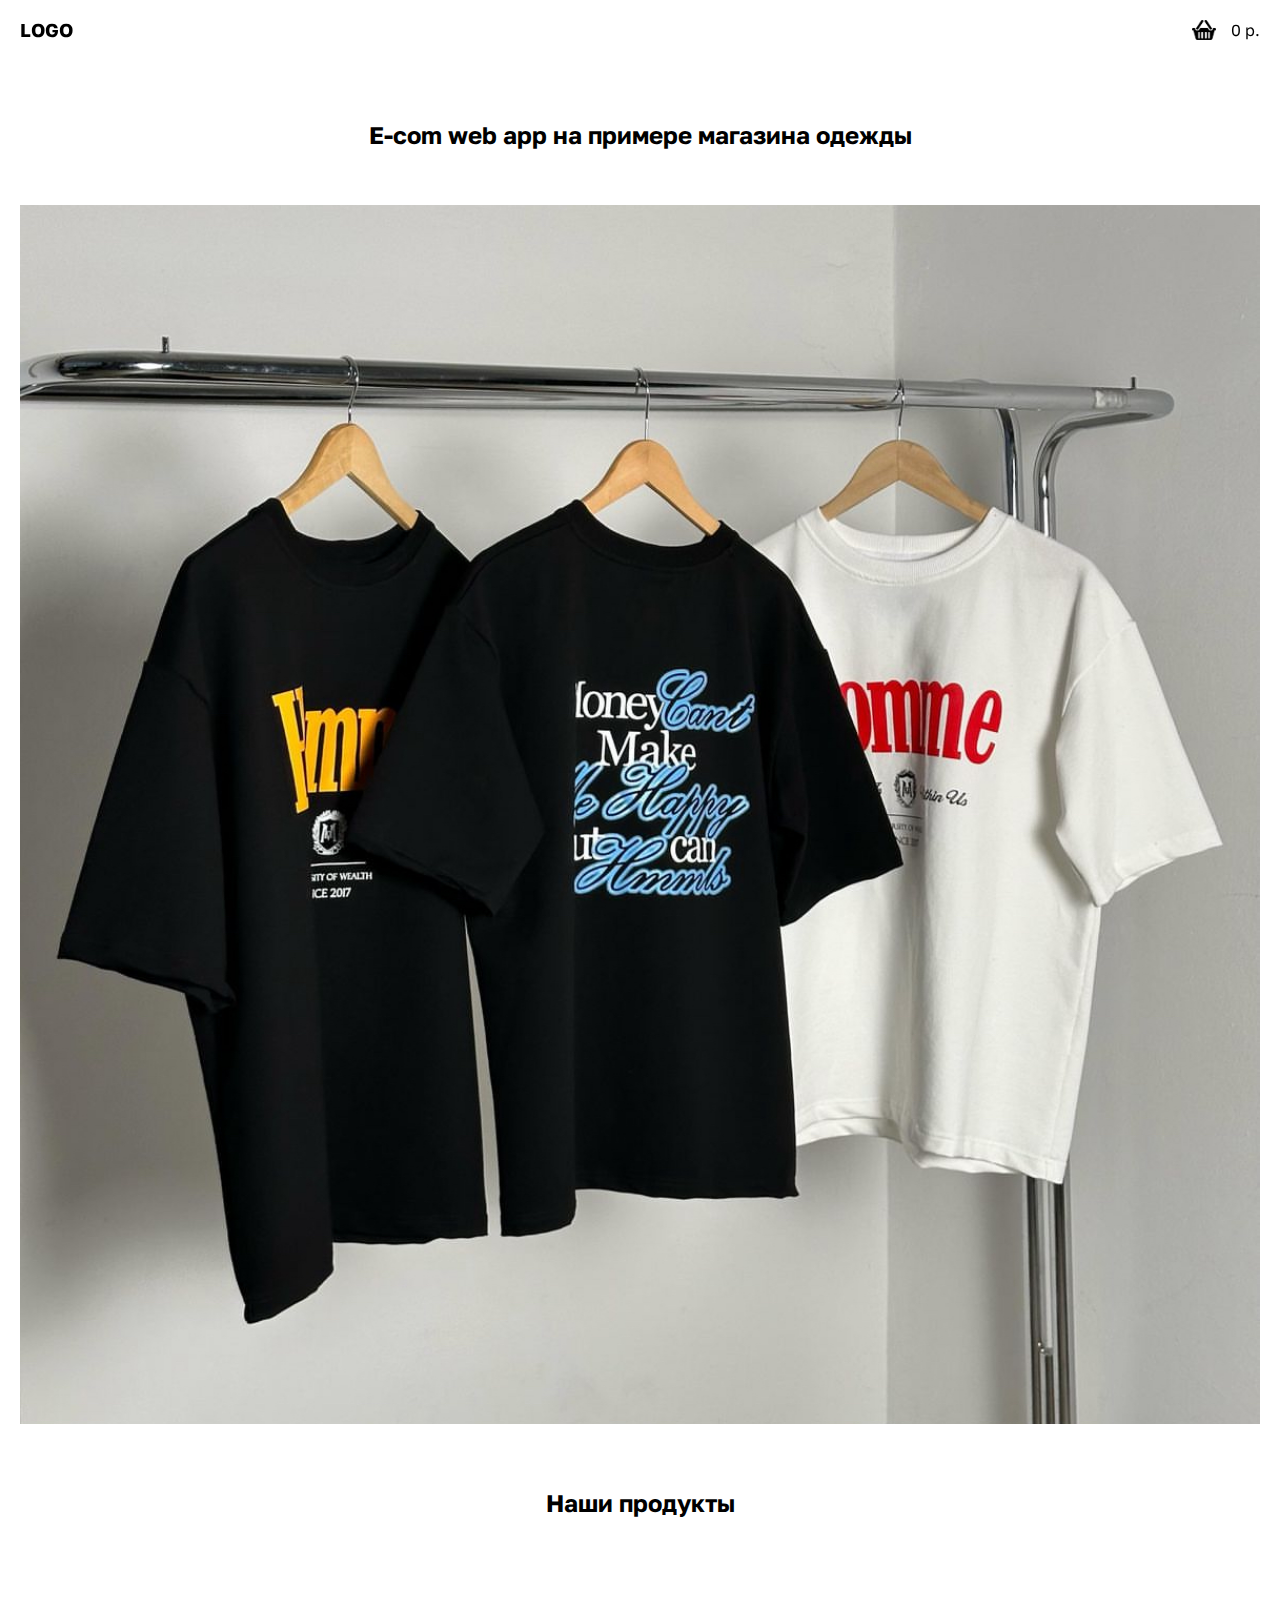
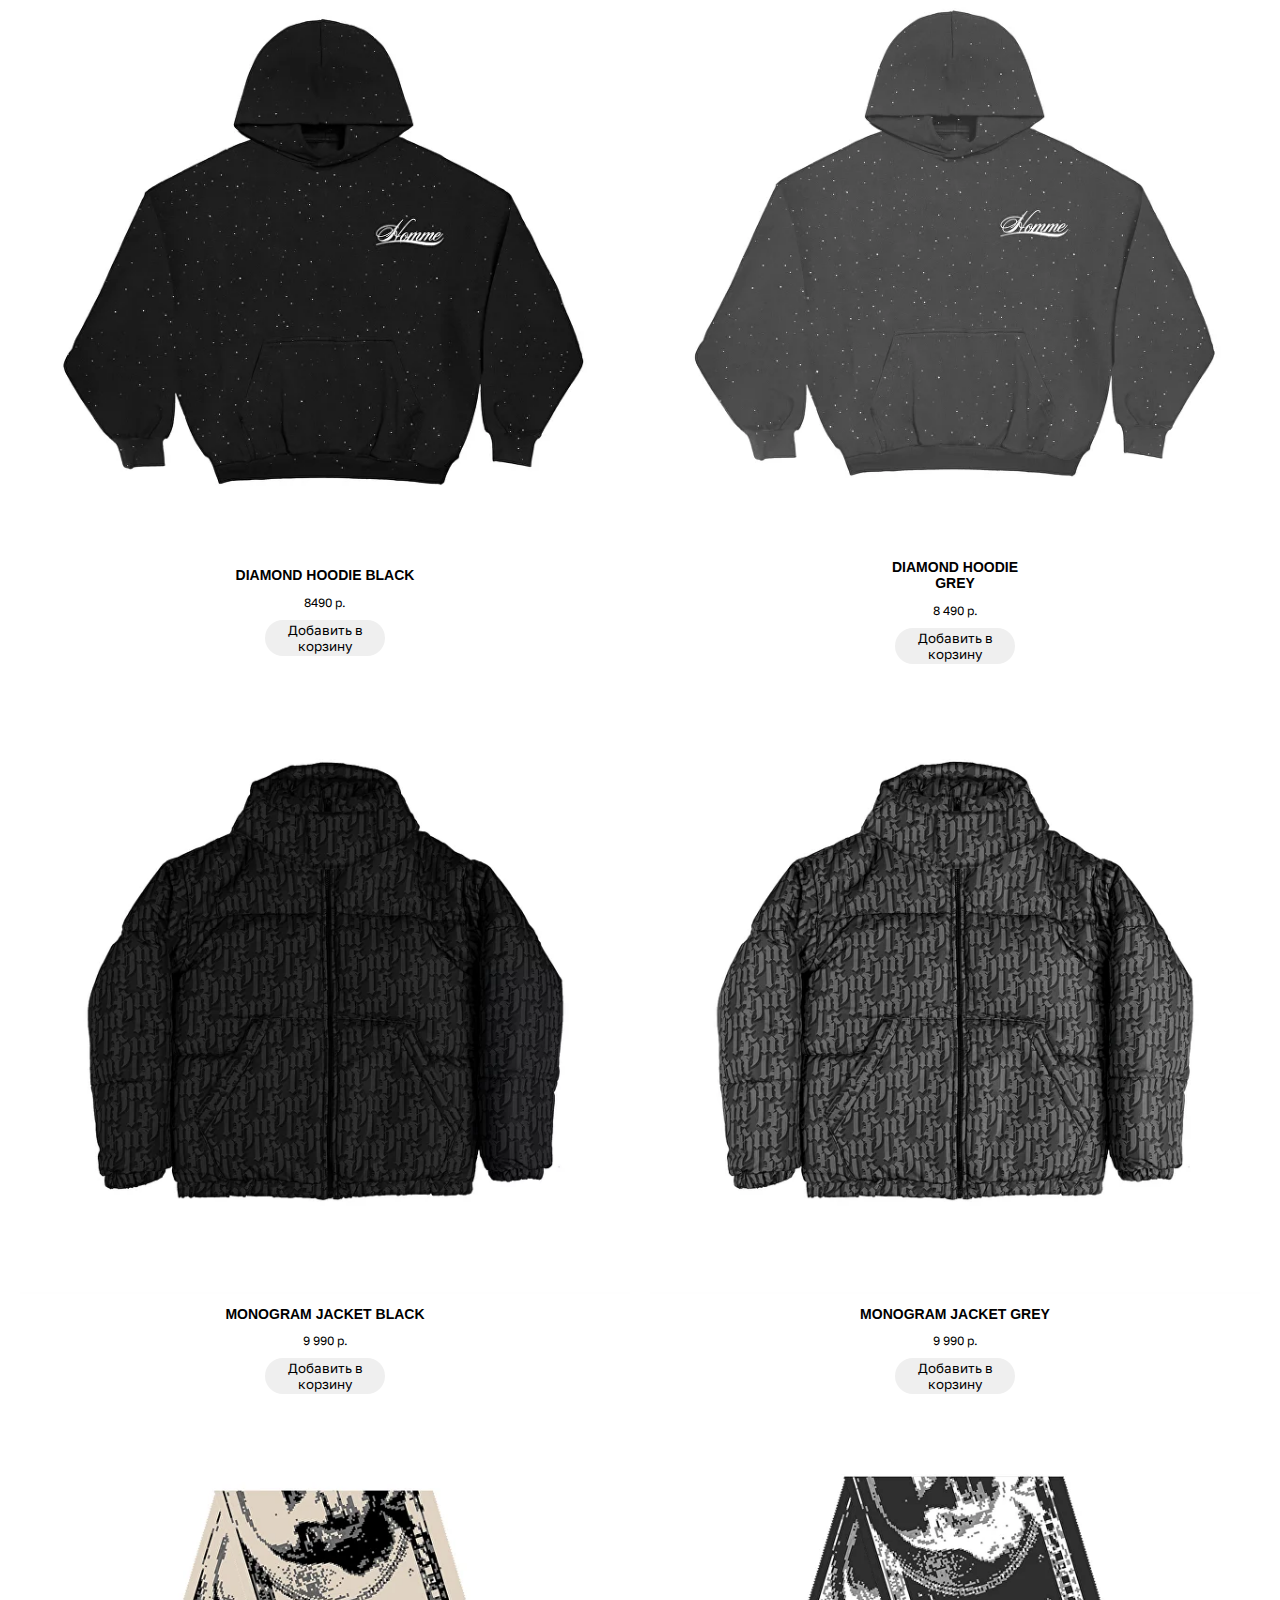
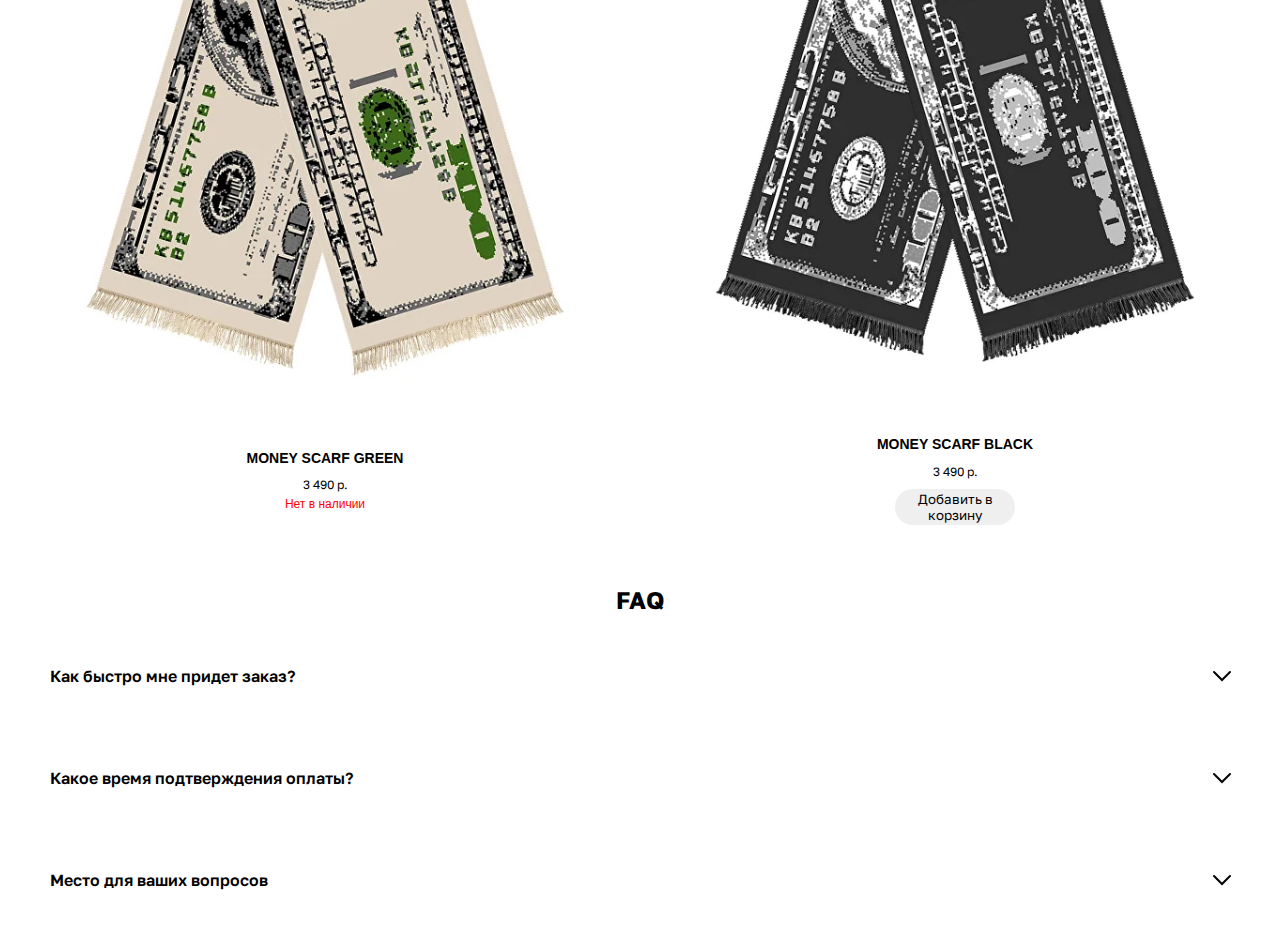
<file: index.html>
<!DOCTYPE html>
<html lang="en">
<head>
    <meta charset="UTF-8">
    <meta name="viewport" content="width=device-width, initial-scale=1.0">
    <title>Document</title>
    <link href="https://cdn.sellix.io/static/css/embed.css" rel="stylesheet"./>
    <link rel="stylesheet" href="style.css">
    <link rel="stylesheet" href="header.css">
    <link rel="preconnect" href="https://fonts.googleapis.com">
    <link rel="preconnect" href="https://fonts.gstatic.com" crossorigin>
    <link href="https://fonts.googleapis.com/css2?family=Golos+Text:wght@400..900&display=swap" rel="stylesheet">
</head>
<body>
    <div class="header">
        <h3 class="header__logo">LOGO</h3>
        <div class="header__cart">
            <img class="header__cart__img" src="./img/shopping-cart.png" alt="">
            <p3 class="header_cart_price" id="totalPrice"></p3>
            <a class="header__cart__link" href="./cart.html"></a>
        </div>
    </div>

    <div id="cart" class="cart" style="display: none;">
        <h2>Корзина</h2>
        <ul id="cartItems"></ul>
    </div>

    <div class="container"> 
        <h1> E-com web app на примере магазина одежды</h1>
        <img class="main__img" src="./img/main-img.jpg" alt="">
        <h1>Наши продукты</h1>
        <div class="product__container">
            <div class="box">
                <a href="./hoodie-black.html"> 
                    <img class="product__img" src="./img/hoodie-black.jpg" alt="">
                </a>
                <h2>DIAMOND HOODIE BLACK</h2>
                <p>8490 р.</p>
                <button class="purchase__btn" data-sellix-cart-add="66ffe834cf59f" onclick="addToCart('DIAMOND HOODIE BLACK', 8490, './img/hoodie-black.jpg', '66ffe834cf59f')">Добавить в корзину</button>
            </div>
            <div class="box">
                <a href="./hoodie-grey.html">
                    <img class="product__img" src="./img/hoodie-grey.jpg" alt="">
                </a>
                <h2>DIAMOND HOODIE<br>GREY</h2>
                <p>8 490 р.</p>
                <button class="purchase__btn" data-sellix-cart-add="66ffe8ceb6202" onclick="addToCart('DIAMOND HOODIE GREY', 8490, './img/hoodie-grey.jpg', '66ffe8ceb6202')">Добавить в корзину</button>
            </div>
            <div class="box">
                <a href="jacket-black.html">
                    <img class="product__img" src="./img/jacket-black.png" alt="">
                </a>
                <h2>MONOGRAM JACKET BLACK</h2>
                <p>9 990 р.</p>
                <button class="purchase__btn" data-sellix-cart-add="66ffe9272bad5" onclick="addToCart('MONOGRAM JACKET BLACK', 9900, './img/jacket-black.png', '66ffe9272bad5')">Добавить в корзину</button>
            </div>
            <div class="box">
                <a href="jacket-grey.html">
                    <img class="product__img" src="./img/jacket-grey.png" alt="">
                </a>
                <h2>MONOGRAM JACKET GREY</h2>
                <p>9 990 р.</p>
                <button class="purchase__btn" data-sellix-cart-add="66ffe9a97c429" onclick="addToCart('MONOGRAM JACKET GREY', 9900, './img/jacket-grey.png', '66ffe9a97c429')">Добавить в корзину</button>
            </div>
            <div class="box">
                <a href="scarf-green.html">
                    <img class="product__img" src="./img/scarf-green.jpg" alt="">
                </a>
                <h2>MONEY SCARF GREEN</h2>
                <p>3 490 р.</p>
                <p2>Нет в наличии</p2>
            </div>
            <div class="box">
                <a href="scarf-black.html">
                    <img class="product__img" src="./img/scarf-black.jpg" alt="">
                </a>
                <h2>MONEY SCARF BLACK</h2>
                <p>3 490 р.</p>
                <button class="purchase__btn" data-sellix-cart-add="66ffeab3811c2" onclick="addToCart('MONEY SCARF BLACK', 3490, './img/scarf-black.jpg', '66ffeab3811c2')">Добавить в корзину</button>
            </div>
        </div>
        <h1>FAQ</h1>
        <ul class="toggle-list" id="toggleList">
            <li class="toggle-list__item">
                <h3 class="toggle-list__heading--title">Как быстро мне придет заказ?</h3>
                <img class="toggle-list__heading--img" src="./img/arrow.svg" alt="#">
                <p class="toggle-list__content">Скорость обработки заказа зависит от выбранного продукта<br><br>
                Если вы выбрали цифровой продукт или ключ активации, он придет вам на почту в течение минуты после оплаты заказа<br><br>
                Если вы выбрали физический товар с доставкой, наш менеджер свяжется с вами в течение 1 рабочего дня и озвучит сроки доставки</p>
            </li>
            <li class="toggle-list__item">
                <h3 class="toggle-list__heading--title">Какое время подтверждения оплаты?</h3>
                <img class="toggle-list__heading--img" src="./img/arrow.svg" alt="#">
                <p class="toggle-list__content">Оплата подтверждается автоматически, вы будете уведомлены об обновлении статуса операции<br><br>
                Время подтверждения зависит от выбранной вами сети. Ниже указано среднее время операций в зависимости от сети<br><br>
                Tron (TRC-20) : 1-3 минуты<br>
                Ethereum (ERC-20) : 5-7 минут<br>
                Binance (BEP-20) : 3-4 минуты<br>
                Matic : 2-10 минут</p>
            </li>
            <li class="toggle-list__item">
                <h3 class="toggle-list__heading--title">Место для ваших вопросов</h3>
                <img class="toggle-list__heading--img" src="./img/arrow.svg" alt="#">
                <p class="toggle-list__content">Здесь можно добавить любые другие вопросы и ответы на них.</p>
            </li>
        </ul>
    </div>

    <script src="./scripts/shopping-cart.js"></script>
    <script src="./scripts/toggle-list.js"></script>
    <script src="https://cdn.sellix.io/static/js/embed.js"></script>
</body>
</html>
</file>
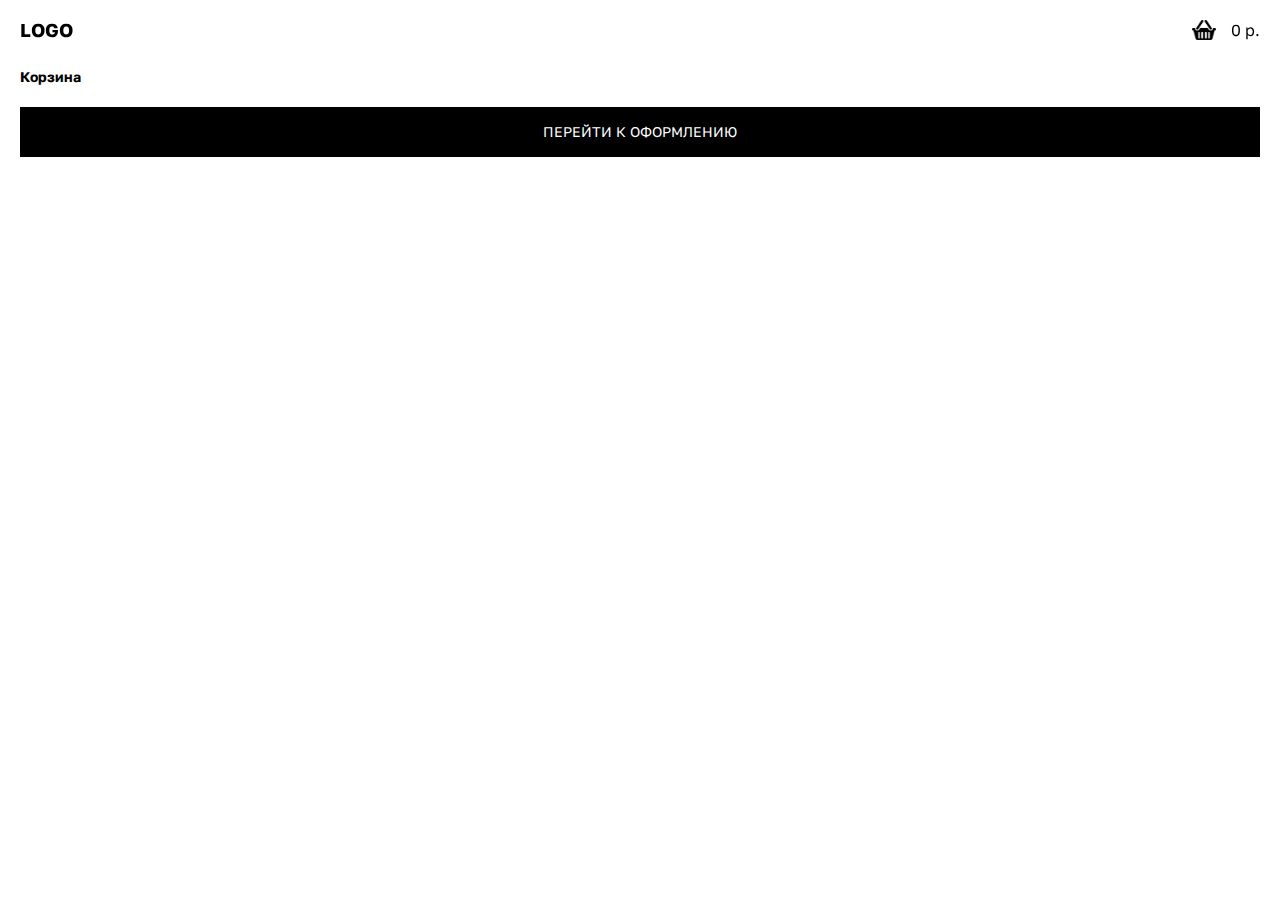
<file: cart.html>
<!DOCTYPE html>
<html lang="en">
<head>
    <meta charset="UTF-8">
    <meta name="viewport" content="width=device-width, initial-scale=1.0">
    <title>Document</title>
    <link href="https://cdn.sellix.io/static/css/embed.css" rel="stylesheet"./>
    <link rel="stylesheet" href="style.css">
    <link rel="stylesheet" href="header.css">
    <link rel="preconnect" href="https://fonts.googleapis.com">
    <link rel="preconnect" href="https://fonts.gstatic.com" crossorigin>
    <link href="https://fonts.googleapis.com/css2?family=Golos+Text:wght@400..900&display=swap" rel="stylesheet">
</head>
<body>
    <div class="header">
        <a class="header__link" href="./index.html"><h3 class="header__logo">LOGO</h3></a>
        <div class="header__cart">
            <img class="header__cart__img" src="./img/shopping-cart.png" alt="">
            <p3 class="header_cart_price" id="totalPrice"></p3>
        </div>
    </div>

    <div class="container">
        <div id="cart" class="cart">
            <h2>Корзина</h2>
            <ul class="list" id="cartItems">

            </ul>
            <p id="totalPrice"></p>
        </div>
        <button class="btn__cart" data-sellix-cart="PRODUCT_UNIQID:QUANTITY,PRODUCT_UNIQID" onclick="handleCheckout()">Перейти к оформлению</button>
    </div>

    <script src="./scripts/shopping-cart.js"></script>
    <script src="./scripts/toggle-list.js"></script>
    <script src="https://cdn.sellix.io/static/js/embed.js"></script>
</body>
</html>
</file>
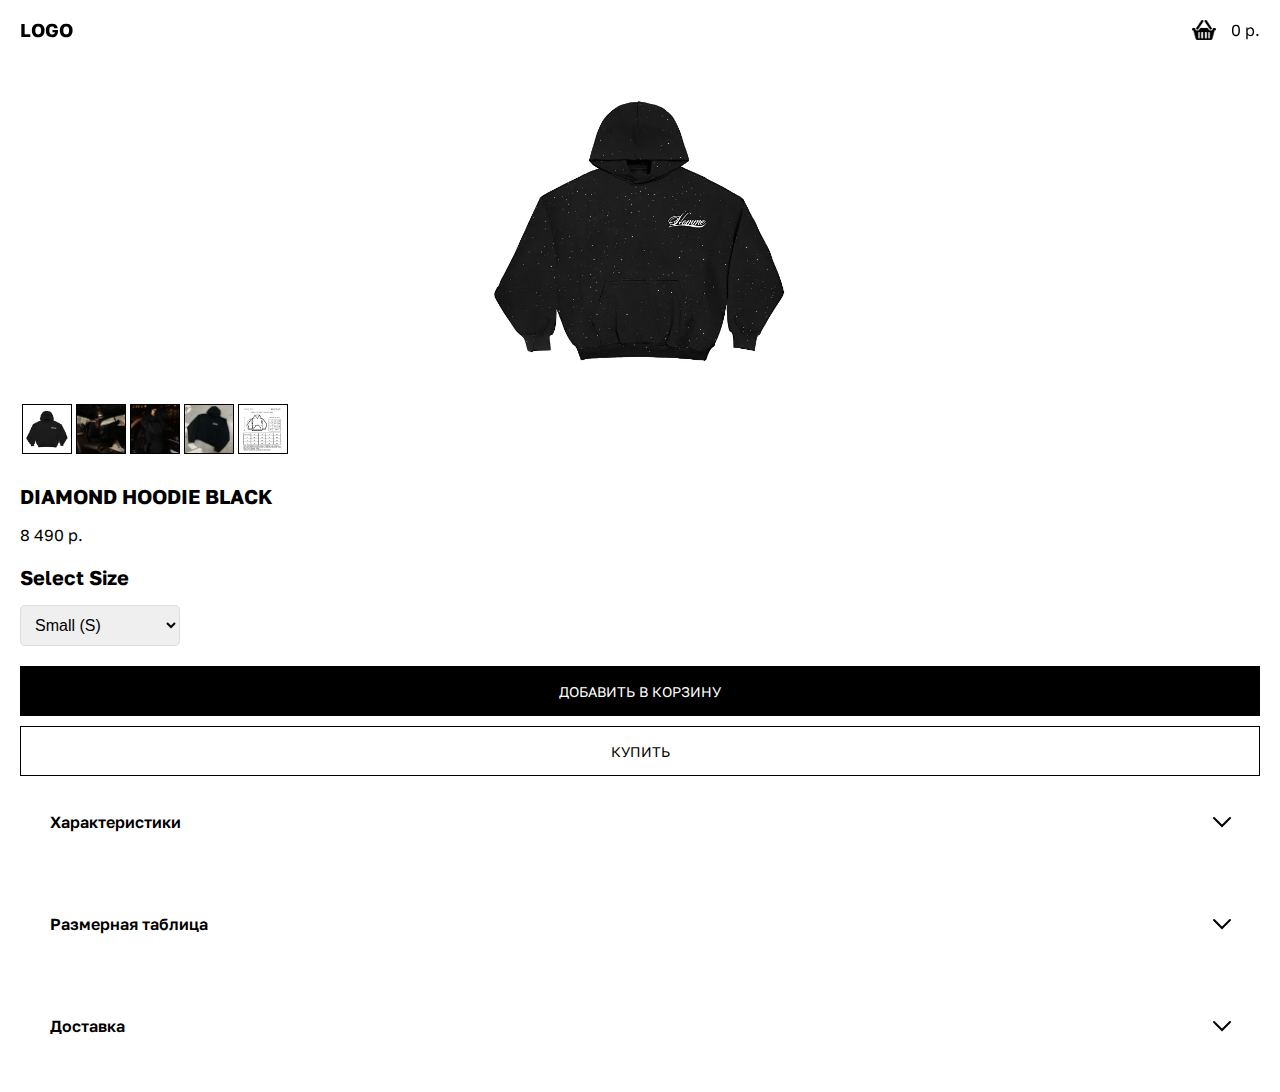
<file: hoodie-black.html>
<!DOCTYPE html>
<html lang="en">
<head>
    <meta charset="UTF-8">
    <meta name="viewport" content="width=device-width, initial-scale=1.0">
    <link href="https://cdn.sellix.io/static/css/embed.css" rel="stylesheet"./>
    <title>Document</title>
    <link rel="stylesheet" href="product.css">
    <link rel="stylesheet" href="header.css">
    <link rel="preconnect" href="https://fonts.googleapis.com">
    <link rel="preconnect" href="https://fonts.gstatic.com" crossorigin>
    <link href="https://fonts.googleapis.com/css2?family=Golos+Text:wght@400..900&display=swap" rel="stylesheet">
</head>
<body>
    <div class="header">
        <a class="header__link" href="./index.html"><h3 class="header__logo">LOGO</h3></a>
        <div class="header__cart">
            <img class="header__cart__img" src="./img/shopping-cart.png" alt="">
            <p3 class="header_cart_price" id="totalPrice"></p3>
            <a class="header__cart__link" href="./cart.html"></a>
        </div>
    </div>

    <div id="cart" class="cart" style="display: none;">
        <h2>Корзина</h2>
        <ul id="cartItems"></ul>
    </div>

    <div class="container">
        <div class="carousel">
            <img id="mainImage" src="./img/hoodie-black.jpg" alt="Carousel Image" class="carousel-image">
        </div>
    
        <div class="thumbnails">
            <img src="./img/hoodie-black.jpg" alt="Thumbnail 1" onclick="changeImage('/img/hoodie-black.jpg')">
            <img src="./img/hoodie-carousel-2.jpg" alt="Thumbnail 2" onclick="changeImage('/img/hoodie-carousel-2.jpg')">
            <img src="./img/hoodie-carousel-3.jpg" alt="Thumbnail 3" onclick="changeImage('/img/hoodie-carousel-3.jpg')">
            <img src="./img/hoodie-carousel-4.jpg" alt="Thumbnail 2" onclick="changeImage('/img/hoodie-carousel-4.jpg')">
            <img src="./img/hoodie-sizes.jpg" alt="Thumbnail 3" onclick="changeImage('/img/hoodie-sizes.jpg')">
        </div>
    
        <h2>DIAMOND HOODIE BLACK</h2>
        <p>8 490 р.</p>
    
        <div class="product"></div>
            <h2>Select Size</h2>
            <select id="sizeSelector" onchange="updateSize()">
                <option value="S">Small (S)</option>
                <option value="M">Medium (M)</option>
                <option value="L">Large (L)</option>
                <option value="XL">Extra Large (XL)</option>
            </select>
            
        <p id="selectedSize">   </p> <!-- текст вставляется из js -->
        
        <button class="btn purchase-cart__btn" data-sellix-cart-add="66ffe834cf59f" onclick="addToCart('DIAMOND HOODIE BLACK', 8490, './img/hoodie-black.jpg', '66ffe834cf59f')">Добавить в корзину</button>
        <button class="btn purchase__btn" data-sellix-product="66ffe834cf59f" type="submit">КУПИТЬ</button>
    
        <ul class="toggle-list" id="toggleList">
            <li class="toggle-list__item">
                <h3 class="toggle-list__heading--title">Характеристики</h3>
                <img class="toggle-list__heading--img" src="./img/arrow.svg" alt="#">
                <p class="toggle-list__content">
                    • unisex<br>
                    • 4000+ стойких страз<br>
                    • уникальный силуэт oversize hmmls<br>
                    • логотип выполнен шелкографией<br>
                    • худи выполнен из плотного футера<br><br>
                    
                    Состав: 100% хлопок<br>
                    Плотность: 340 гр/м</p>
            </li>
            <li class="toggle-list__item">
                <h3 class="toggle-list__heading--title">Размерная таблица</h3>
                <img class="toggle-list__heading--img" src="./img/arrow.svg" alt="#">
                <p class="toggle-list__content">
                    <img class="size__table" src="./img/hoodie-sizes.jpg" alt="">
                </p>
            </li>
            <li class="toggle-list__item">
                <h3 class="toggle-list__heading--title">Доставка</h3>
                <img class="toggle-list__heading--img" src="./img/arrow.svg" alt="#">
                <p class="toggle-list__content">Доставка в течение 15-20 рабочих дней</p>
            </li>
        </ul>
    </div>

    <script src="./scripts/shopping-cart.js"></script>
    <script src="./scripts/carousel.js"> </script>
    <script src="./scripts/size-selector.js"></script>
    <script src="https://cdn.sellix.io/static/js/embed.js"></script>
    <script src="./scripts/toggle-list.js"></script>
</body>
</html>
</file>
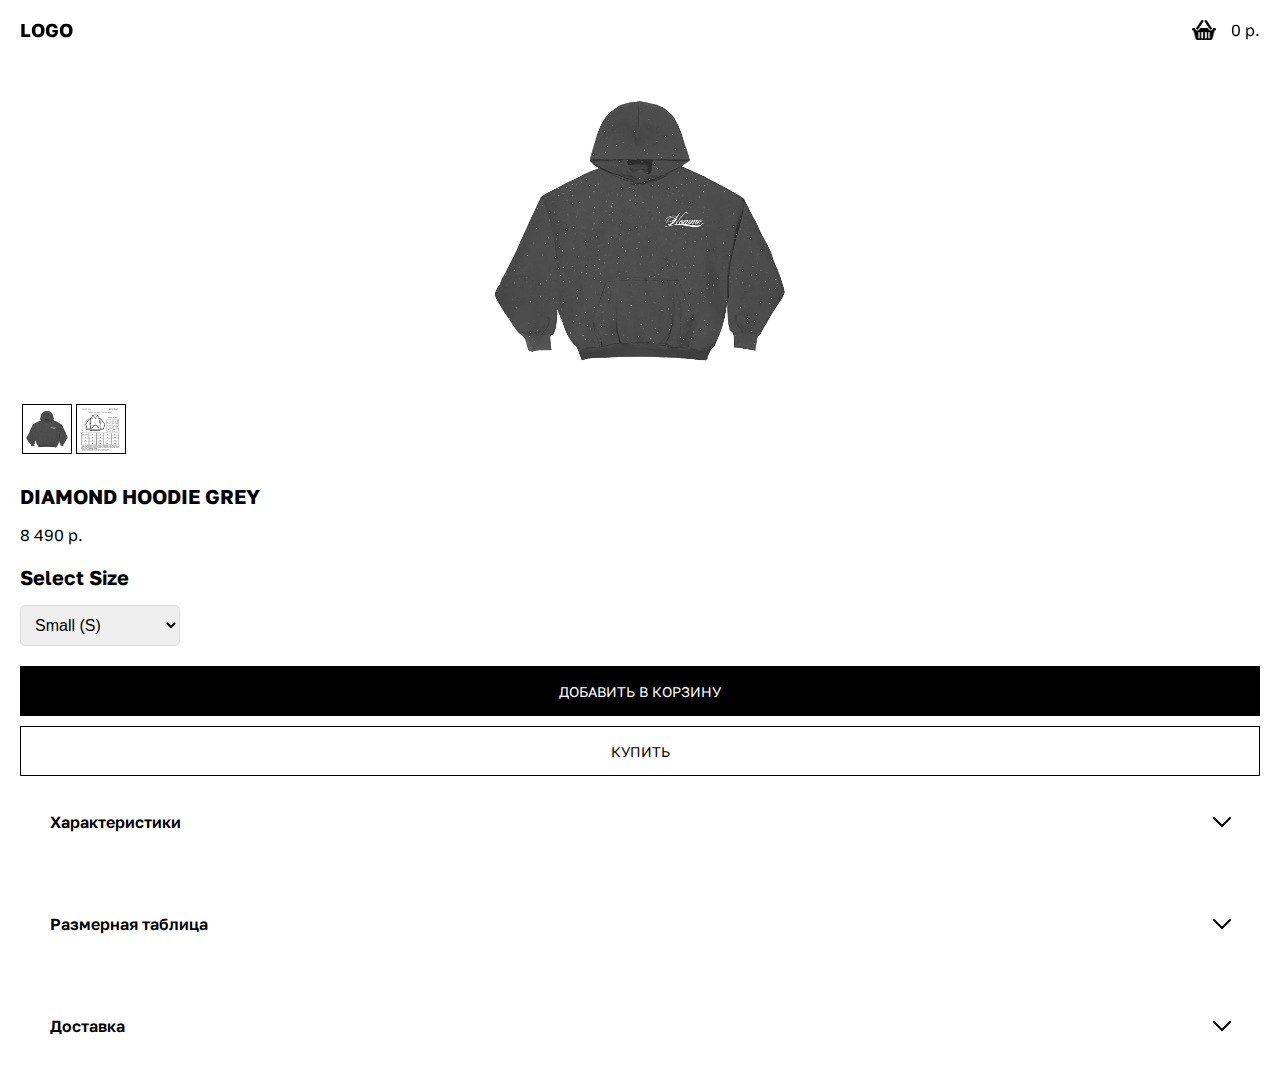
<file: hoodie-grey.html>
<!DOCTYPE html>
<html lang="en">
<head>
    <meta charset="UTF-8">
    <meta name="viewport" content="width=device-width, initial-scale=1.0">
    <link href="https://cdn.sellix.io/static/css/embed.css" rel="stylesheet"./>
    <title>Document</title>
    <link rel="stylesheet" href="product.css">
    <link rel="stylesheet" href="header.css">
    <link rel="preconnect" href="https://fonts.googleapis.com">
    <link rel="preconnect" href="https://fonts.gstatic.com" crossorigin>
    <link href="https://fonts.googleapis.com/css2?family=Golos+Text:wght@400..900&display=swap" rel="stylesheet">
</head>
<div>
    <div class="header">
        <a class="header__link" href="./index.html"><h3 class="header__logo">LOGO</h3></a>
        <div class="header__cart">
            <img class="header__cart__img" src="./img/shopping-cart.png" alt="">
            <p3 class="header_cart_price" id="totalPrice"></p3>
            <a class="header__cart__link" href="./cart.html"></a>
        </div>
    </div>

    <div id="cart" class="cart" style="display: none;">
        <h2>Корзина</h2>
        <ul id="cartItems"></ul>
    </div>
    <div class="container">
        <div class="carousel">
            <img id="mainImage" src="./img/hoodie-grey.jpg" alt="Carousel Image" class="carousel-image">
        </div>

        <div class="thumbnails">
            <img src="./img/hoodie-grey.jpg" alt="Thumbnail 2" onclick="changeImage('/img/hoodie-grey.jpg')">
            <img src="./img/hoodie-sizes.jpg" alt="Thumbnail 2" onclick="changeImage('/img/hoodie-sizes.jpg')">
        </div>

        <h2>DIAMOND HOODIE GREY</h2>
        <p>8 490 р.</p>

        <div class="product"></div>
            <h2>Select Size</h2>
            <select id="sizeSelector" onchange="updateSize()">
                <option value="S">Small (S)</option>
                <option value="M">Medium (M)</option>
                <option value="L">Large (L)</option>
                <option value="XL">Extra Large (XL)</option>
            </select>
            
            <p id="selectedSize">   </p> <!-- текст вставляется из js -->

        <button class="btn purchase-cart__btn" data-sellix-cart-add="66ffe8ceb6202" onclick="addToCart('DIAMOND HOODIE BLACK', 8490, './img/hoodie-grey.jpg', '66ffe8ceb6202')">Добавить в корзину</button>
        <button class="btn purchase__btn" data-sellix-product="66ffe8ceb6202" type="submit">КУПИТЬ</button>

        <ul class="toggle-list" id="toggleList">
            <li class="toggle-list__item">
                <h3 class="toggle-list__heading--title">Характеристики</h3>
                <img class="toggle-list__heading--img" src="./img/arrow.svg" alt="#">
                <p class="toggle-list__content">
                    • unisex<br>
                    • 4000+ стойких страз<br>
                    • уникальный силуэт oversize hmmls<br>
                    • логотип выполнен шелкографией<br>
                    • худи выполнен из плотного футера<br><br>
                    
                    Состав: 100% хлопок<br>
                    Плотность: 340 гр/м</p>
            </li>
            <li class="toggle-list__item">
                <h3 class="toggle-list__heading--title">Размерная таблица</h3>
                <img class="toggle-list__heading--img" src="./img/arrow.svg" alt="#">
                <p class="toggle-list__content">
                    <img class="size__table" src="./img/hoodie-sizes.jpg" alt="">
                </p>
            </li>
            <li class="toggle-list__item">
                <h3 class="toggle-list__heading--title">Доставка</h3>
                <img class="toggle-list__heading--img" src="./img/arrow.svg" alt="#">
                <p class="toggle-list__content">Доставка в течение 15-20 рабочих дней</p>
            </li>
        </ul>
    </div>
    <script src="./scripts/shopping-cart.js"></script>
    <script src="./scripts/carousel.js"> </script>
    <script src="./scripts/size-selector.js"></script>
    <script src="https://cdn.sellix.io/static/js/embed.js"></script>
    <script src="./scripts/toggle-list.js"></script>
</body>
</html>
</file>
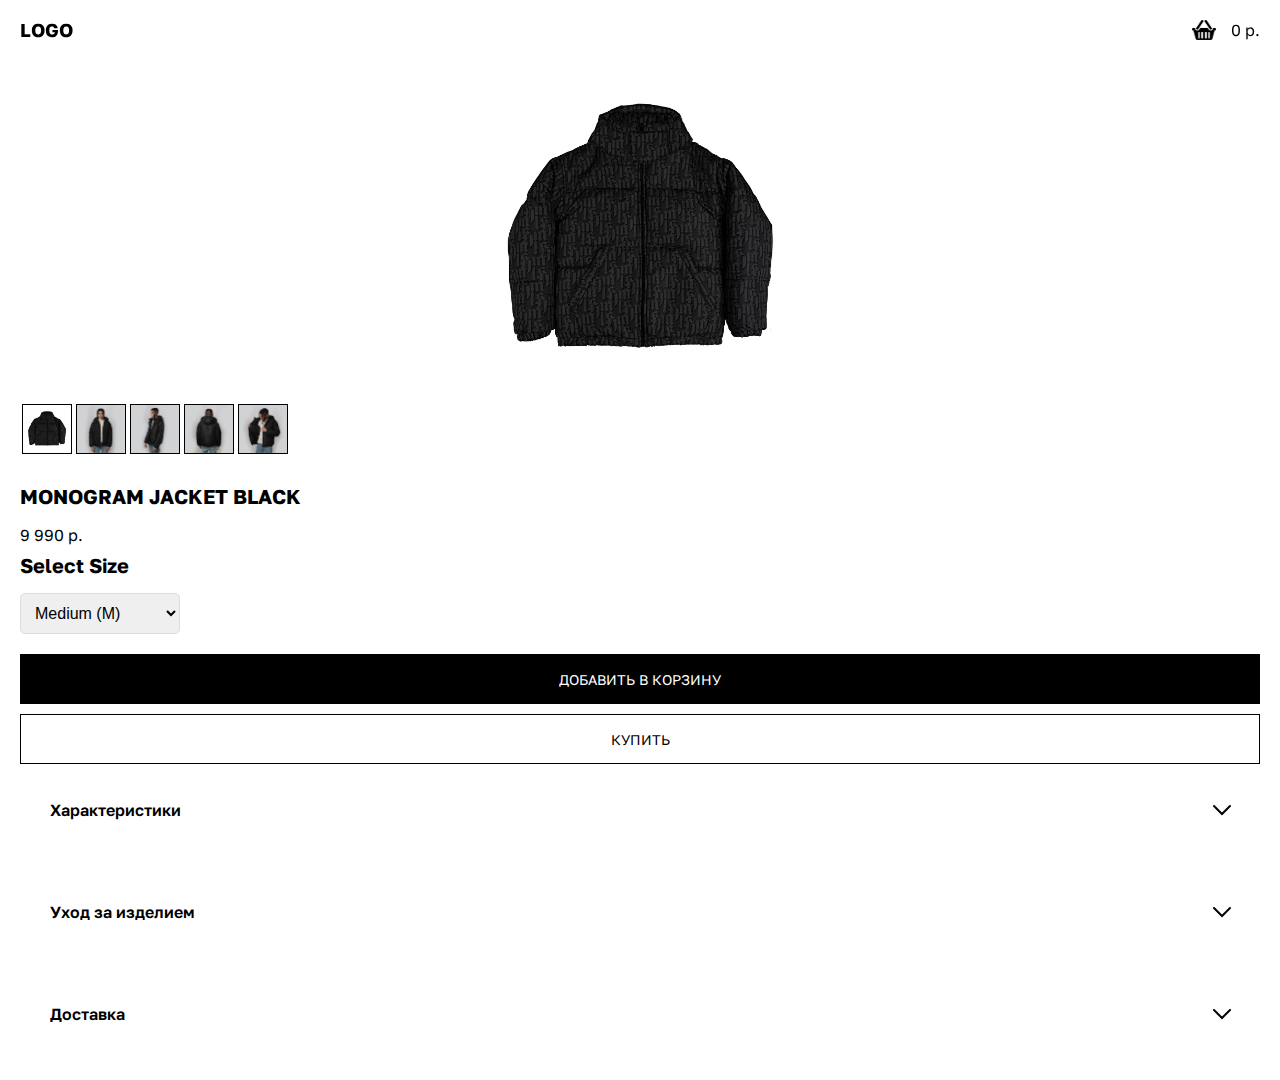
<file: jacket-black.html>
<!DOCTYPE html>
<html lang="en">
<head>
    <meta charset="UTF-8">
    <meta name="viewport" content="width=device-width, initial-scale=1.0">
    <link href="https://cdn.sellix.io/static/css/embed.css" rel="stylesheet"./>
    <title>Document</title>
    <link rel="stylesheet" href="product.css">
    <link rel="stylesheet" href="header.css">
    <link rel="preconnect" href="https://fonts.googleapis.com">
    <link rel="preconnect" href="https://fonts.gstatic.com" crossorigin>
    <link href="https://fonts.googleapis.com/css2?family=Golos+Text:wght@400..900&display=swap" rel="stylesheet">
</head>
<body>
    <div class="header">
        <a class="header__link" href="./index.html"><h3 class="header__logo">LOGO</h3></a>
        <div class="header__cart">
            <img class="header__cart__img" src="./img/shopping-cart.png" alt="">
            <p3 class="header_cart_price" id="totalPrice"></p3>
            <a class="header__cart__link" href="./cart.html"></a>
        </div>
    </div>

    <div id="cart" class="cart" style="display: none;">
        <h2>Корзина</h2>
        <ul id="cartItems"></ul>
    </div>
    
    <div class="container">
        <div class="carousel">
            <img id="mainImage" src="./img/jacket-black.png" alt="Carousel Image" class="carousel-image">
        </div>

        <div class="thumbnails">
            <img src="./img/jacket-black.png" alt="Thumbnail 1" onclick="changeImage('/img/jacket-black.png')">
            <img src="./img/jacket-black-2.jpg" alt="Thumbnail 2" onclick="changeImage('/img/jacket-black-2.jpg')">
            <img src="./img/jacket-black-3.jpg" alt="Thumbnail 3" onclick="changeImage('/img/jacket-black-3.jpg')">
            <img src="./img/jacket-balck-4.jpg" alt="Thumbnail 2" onclick="changeImage('/img/jacket-balck-4.jpg')">
            <img src="./img/jacket-black-5.jpg" alt="Thumbnail 3" onclick="changeImage('/img/jacket-black-5.jpg')">
        </div>

        <h2>MONOGRAM JACKET BLACK</h2>
        <p>9 990 р.</p>

        <h2>Select Size</h2>
        <select id="sizeSelector" onchange="updateSize()">
            <option value="M">Medium (M)</option>
            <option value="L">Large (L)</option>
            <option value="XL">Extra Large (XL)</option>
        </select>
        
        <p id="selectedSize"></p> <!-- текст вставляется из js -->

        <button class="btn purchase-cart__btn" data-sellix-cart-add="66ffe9272bad5" onclick="addToCart('DIAMOND HOODIE BLACK', 9900, './img/jacket-black.png', '66ffe9272bad5')">Добавить в корзину</button>
        <button class="btn purchase__btn" data-sellix-product="66ffe9272bad5" type="submit">КУПИТЬ</button>

        <ul class="toggle-list" id="toggleList">
            <li class="toggle-list__item">
                <h3 class="toggle-list__heading--title">Характеристики</h3>
                <img class="toggle-list__heading--img" src="./img/arrow.svg" alt="#">
                <p class="toggle-list__content">
                    • 4 слоя утеплителя, который точно согреет, пуховик объёмный и тёплый (до -30 с худи спокойно)<br>
                    • Монограммная ткань верха пуховика, крепкая, водонепроницаемая и с теплосохраняющими свойствами<br>
                    • Съёмный капюшон на молнии<br>
                    • Внутренний карман для документов<br>
                    • Удобные карманы, как на худи
            </li>
            <li class="toggle-list__item">
                <h3 class="toggle-list__heading--title">Уход за изделием</h3>
                <img class="toggle-list__heading--img" src="./img/arrow.svg" alt="#">
                <p class="toggle-list__content">
                    Рекомендуем стирать вещи при температуре 30 градусов, наизнанку в деликатном режиме.<br>
                    Базовая рекомендация, использовать химические средства (порошки, гели, кондиционеры) не низкого ценового диапазона.<br>
                    Плохое или некачественное средство может оказывать сильное влияние на текстуру ткани и исказить цвет.<br><br>
                    
                    ВАЖНО! Для максимально долгого сохранения изделия в исходном виде, рекомендуем бережно относиться к вещи, с любовью.
                </p>
            </li>
            <li class="toggle-list__item">
                <h3 class="toggle-list__heading--title">Доставка</h3>
                <img class="toggle-list__heading--img" src="./img/arrow.svg" alt="#">
                <p class="toggle-list__content">Доставка в течение 2-3 рабочих дней</p>
            </li>
        </ul>
    </div>
    
    <script src="./scripts/shopping-cart.js"></script>
    <script src="./scripts/carousel.js"> </script>
    <script src="./scripts/size-selector.js"></script>
    <script src="https://cdn.sellix.io/static/js/embed.js"></script>
    <script src="./scripts/toggle-list.js"></script>
</body>
</html>
</file>
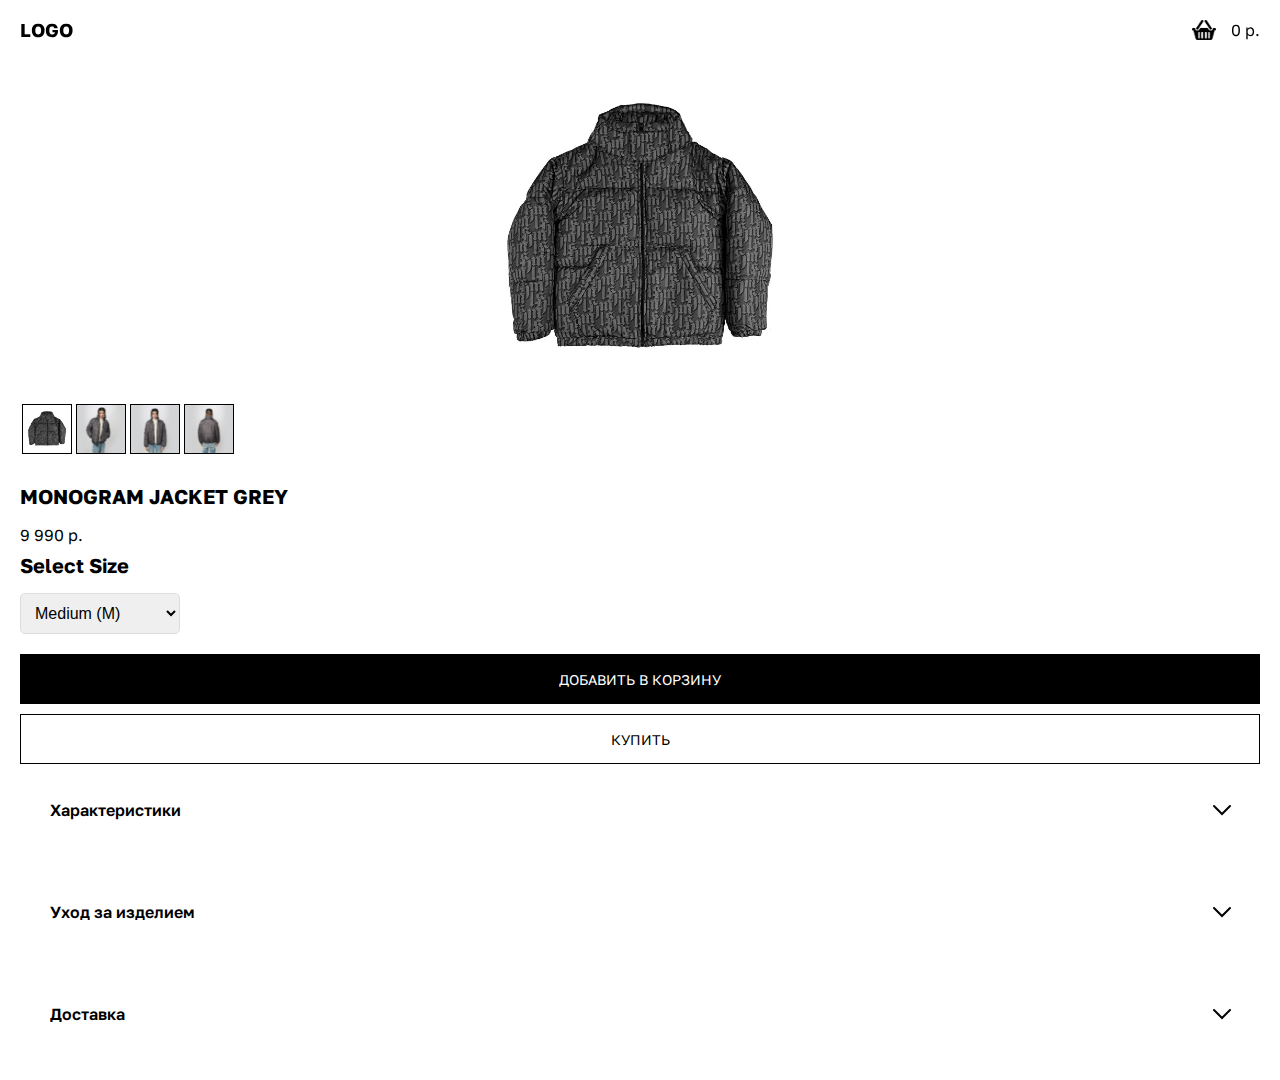
<file: jacket-grey.html>
<!DOCTYPE html>
<html lang="en">
<head>
    <meta charset="UTF-8">
    <meta name="viewport" content="width=device-width, initial-scale=1.0">
    <link href="https://cdn.sellix.io/static/css/embed.css" rel="stylesheet"./>
    <title>Document</title>
    <link rel="stylesheet" href="product.css">
    <link rel="stylesheet" href="header.css">
    <link rel="preconnect" href="https://fonts.googleapis.com">
    <link rel="preconnect" href="https://fonts.gstatic.com" crossorigin>
    <link href="https://fonts.googleapis.com/css2?family=Golos+Text:wght@400..900&display=swap" rel="stylesheet">
</head>
<body>
    <div class="header">
        <a class="header__link" href="./index.html"><h3 class="header__logo">LOGO</h3></a>
        <div class="header__cart">
            <img class="header__cart__img" src="./img/shopping-cart.png" alt="">
            <p3 class="header_cart_price" id="totalPrice"></p3>
            <a class="header__cart__link" href="./cart.html"></a>
        </div>
    </div>

    <div id="cart" class="cart" style="display: none;">
        <h2>Корзина</h2>
        <ul id="cartItems"></ul>
    </div>
    
    <div class="container">
        <div class="carousel">
            <img id="mainImage" src="./img/jacket-grey.png" alt="Carousel Image" class="carousel-image">
        </div>
    
        <div class="thumbnails">
            <img src="./img/jacket-grey.png" alt="Thumbnail 1" onclick="changeImage('/img/jacket-grey.png')">
            <img src="./img/jacket-grey-2.jpg" alt="Thumbnail 2" onclick="changeImage('/img/jacket-grey-2.jpg')">
            <img src="./img/jacket-grey-3.jpg" alt="Thumbnail 3" onclick="changeImage('/img/jacket-grey-3.jpg')">
            <img src="./img/jacket-grey-4.jpg" alt="Thumbnail 2" onclick="changeImage('/img/jacket-grey-4.jpg')">
        </div>
    
        <h2>MONOGRAM JACKET GREY</h2>
        <p>9 990 р.</p>
    
        <h2>Select Size</h2>
        <select id="sizeSelector" onchange="updateSize()">
            <option value="M">Medium (M)</option>
            <option value="L">Large (L)</option>
            <option value="XL">Extra Large (XL)</option>
        </select>
        
        <p id="selectedSize">   </p> <!-- текст вставляется из js -->

        <button class="btn purchase-cart__btn" data-sellix-cart-add="66ffe9a97c429" onclick="addToCart('DIAMOND HOODIE BLACK', 9900, './img/jacket-grey.png', '66ffe9a97c429')">Добавить в корзину</button>
        <button class="btn purchase__btn" data-sellix-product="66ffe9a97c429" type="submit">КУПИТЬ</button>

        <ul class="toggle-list" id="toggleList">
            <li class="toggle-list__item">
                <h3 class="toggle-list__heading--title">Характеристики</h3>
                <img class="toggle-list__heading--img" src="./img/arrow.svg" alt="#">
                <p class="toggle-list__content">
                    • 4 слоя утеплителя, который точно согреет, пуховик объёмный и тёплый (до -30 с худи спокойно)<br>
                    • Монограммная ткань верха пуховика, крепкая, водонепроницаемая и с теплосохраняющими свойствами<br>
                    • Съёмный капюшон на молнии<br>
                    • Внутренний карман для документов<br>
                    • Удобные карманы, как на худи
            </li>
            <li class="toggle-list__item">
                <h3 class="toggle-list__heading--title">Уход за изделием</h3>
                <img class="toggle-list__heading--img" src="./img/arrow.svg" alt="#">
                <p class="toggle-list__content">
                    Рекомендуем стирать вещи при температуре 30 градусов, наизнанку в деликатном режиме.<br>
                    Базовая рекомендация, использовать химические средства (порошки, гели, кондиционеры) не низкого ценового диапазона.<br>
                    Плохое или некачественное средство может оказывать сильное влияние на текстуру ткани и исказить цвет.<br><br>
                    
                    ВАЖНО! Для максимально долгого сохранения изделия в исходном виде, рекомендуем бережно относиться к вещи, с любовью.
                </p>
            </li>
            <li class="toggle-list__item">
                <h3 class="toggle-list__heading--title">Доставка</h3>
                <img class="toggle-list__heading--img" src="./img/arrow.svg" alt="#">
                <p class="toggle-list__content">Доставка в течение 2-3 рабочих дней</p>
            </li>
        </ul>
    </div>
    
    <script src="./scripts/shopping-cart.js"></script>
    <script src="./scripts/carousel.js"> </script>
    <script src="./scripts/size-selector.js"></script>
    <script src="https://cdn.sellix.io/static/js/embed.js"></script>
    <script src="./scripts/toggle-list.js"></script>
</body>
</html>
</file>
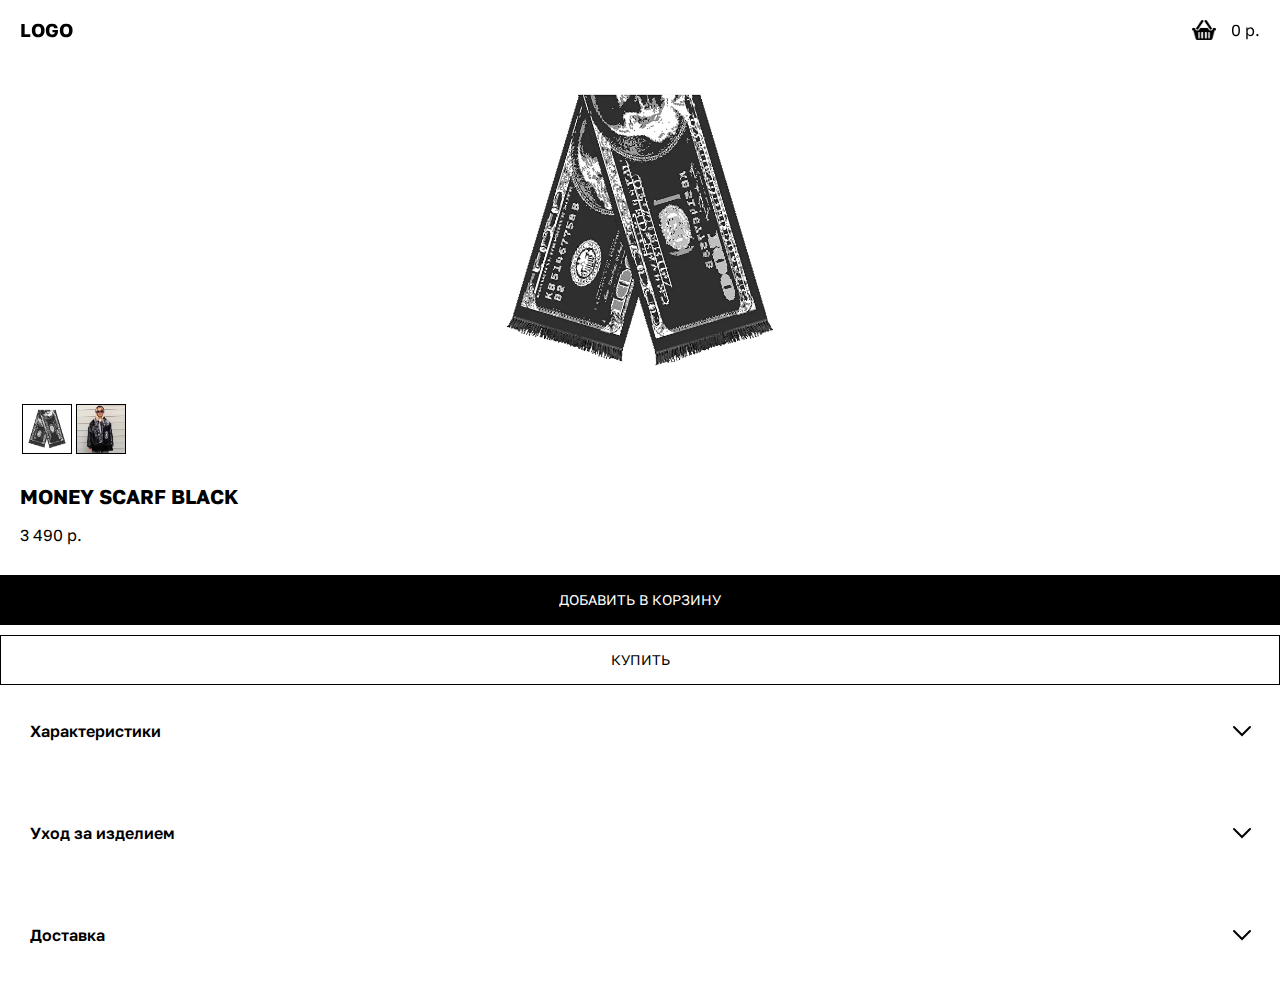
<file: scarf-black.html>
<!DOCTYPE html>
<html lang="en">
<head>
    <meta charset="UTF-8">
    <meta name="viewport" content="width=device-width, initial-scale=1.0">
    <link href="https://cdn.sellix.io/static/css/embed.css" rel="stylesheet"./>
    <title>Document</title>
    <link rel="stylesheet" href="product.css">
    <link rel="stylesheet" href="header.css">
    <link rel="preconnect" href="https://fonts.googleapis.com">
    <link rel="preconnect" href="https://fonts.gstatic.com" crossorigin>
    <link href="https://fonts.googleapis.com/css2?family=Golos+Text:wght@400..900&display=swap" rel="stylesheet">
</head>
<body>
    <div class="header">
        <a class="header__link" href="./index.html"><h3 class="header__logo">LOGO</h3></a>
        <div class="header__cart">
            <img class="header__cart__img" src="./img/shopping-cart.png" alt="">
            <p3 class="header_cart_price" id="totalPrice"></p3>
            <a class="header__cart__link" href="./cart.html"></a>
        </div>
    </div>

    <div id="cart" class="cart" style="display: none;">
        <h2>Корзина</h2>
        <ul id="cartItems"></ul>
    </div>
    
    <div class="container">
        <div class="carousel">
            <img id="mainImage" src="./img/scarf-black.jpg" alt="Carousel Image" class="carousel-image">
        </div>
    
        <div class="thumbnails">
            <img src="./img/scarf-black.jpg" alt="Thumbnail 1" onclick="changeImage('./img/scarf-black.jpg')">
            <img src="./img/scarf-black-2.jpg" alt="Thumbnail 2" onclick="changeImage('./img/scarf-black-2.jpg')">
        </div>
    
        <h2>MONEY SCARF BLACK</h2>
        <p>3 490 р.</p>
            
        </div>
    
        <button class="btn purchase-cart__btn" data-sellix-cart-add="66ffeab3811c2" onclick="addToCart('DIAMOND HOODIE BLACK', 3490, './img/scarf-black.jpg', '66ffeab3811c2')">Добавить в корзину</button>
        <button class="btn purchase__btn" data-sellix-product="66ffeab3811c2" type="submit">КУПИТЬ</button>

        <ul class="toggle-list" id="toggleList">
            <li class="toggle-list__item">
                <h3 class="toggle-list__heading--title">Характеристики</h3>
                <img class="toggle-list__heading--img" src="./img/arrow.svg" alt="#">
                <p class="toggle-list__content">
                    Шарф от HOMME+LESS в виде доллара, качественно связанный на нашем производстве. Данный шарф отлично вписывается в почти любой образ и делает его уникальным. Шарф достаточно большой - им с лёгкостью можно будет перевязаться и согреться в холодную зиму.<br><br>
                    Размер: 35 х 160см<br>
                    Состав: 50% акрил / 50% шерсть
            </li>
            <li class="toggle-list__item">
                <h3 class="toggle-list__heading--title">Уход за изделием</h3>
                <img class="toggle-list__heading--img" src="./img/arrow.svg" alt="#">
                <p class="toggle-list__content">
                    Рекомендуем стирать вещи при температуре 30 градусов, наизнанку в деликатном режиме.<br>
                    Базовая рекомендация, использовать химические средства (порошки, гели, кондиционеры) не низкого ценового диапазона.<br>
                    Плохое или некачественное средство может оказывать сильное влияние на текстуру ткани и исказить цвет.<br><br>
                    
                    ВАЖНО! Для максимально долгого сохранения изделия в исходном виде, рекомендуем бережно относиться к вещи, с любовью.
                </p>
            </li>
            <li class="toggle-list__item">
                <h3 class="toggle-list__heading--title">Доставка</h3>
                <img class="toggle-list__heading--img" src="./img/arrow.svg" alt="#">
                <p class="toggle-list__content">Доставка в течение 2-3 рабочих дней</p>
            </li>
        </ul>
    </div>

    <script src="./scripts/shopping-cart.js"></script>
    <script src="./scripts/carousel.js"> </script>
    <script src="./scripts/size-selector.js"></script>
    <script src="https://cdn.sellix.io/static/js/embed.js"></script>
    <script src="./scripts/toggle-list.js"></script>
</body>
</html>
</file>
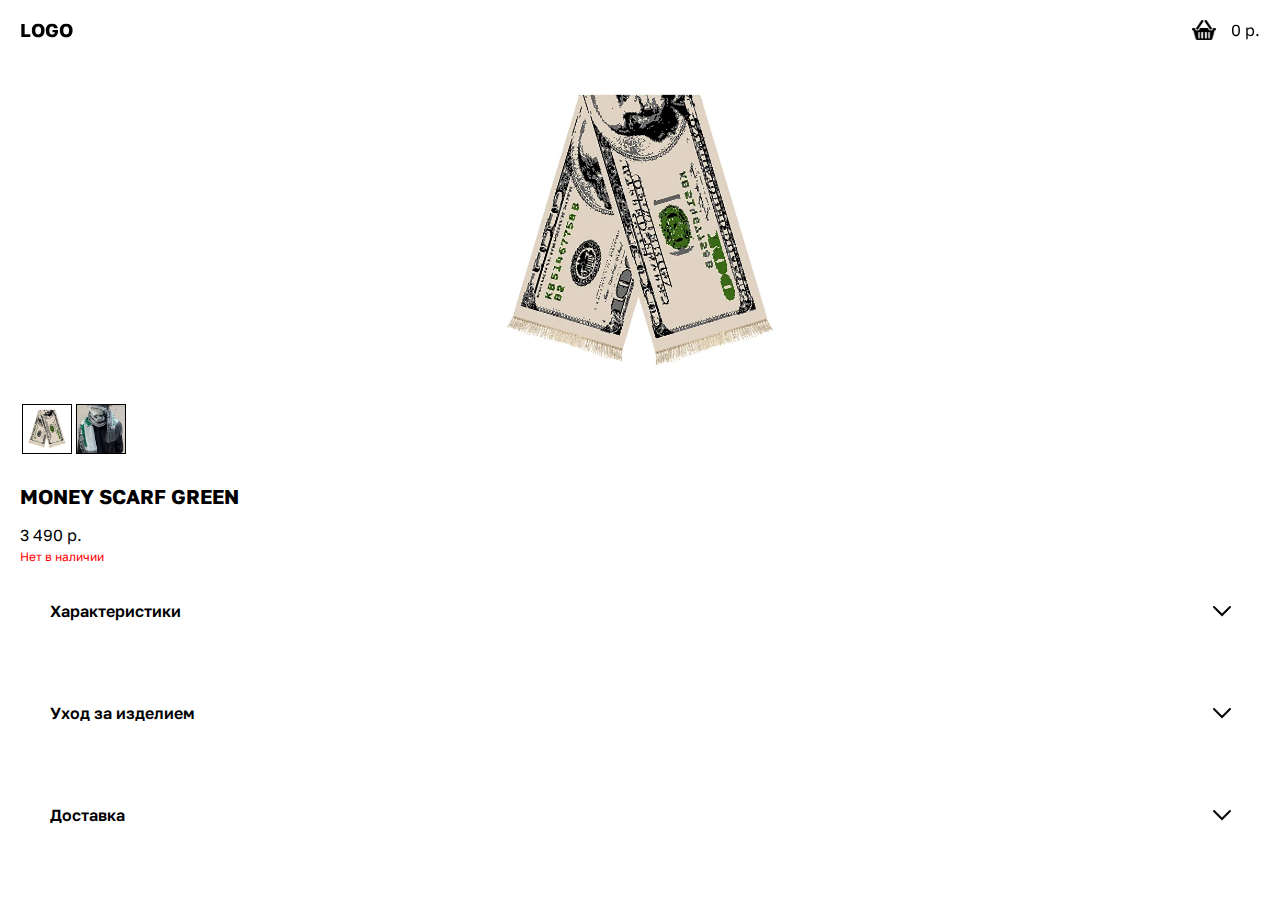
<file: scarf-green.html>
<!DOCTYPE html>
<html lang="en">
<head>
    <meta charset="UTF-8">
    <meta name="viewport" content="width=device-width, initial-scale=1.0">
    <link href="https://cdn.sellix.io/static/css/embed.css" rel="stylesheet"./>
    <title>Document</title>
    <link rel="stylesheet" href="product.css">
    <link rel="stylesheet" href="header.css">
    <link rel="preconnect" href="https://fonts.googleapis.com">
    <link rel="preconnect" href="https://fonts.gstatic.com" crossorigin>
    <link href="https://fonts.googleapis.com/css2?family=Golos+Text:wght@400..900&display=swap" rel="stylesheet">
</head>
<body>
    <div class="header">
        <a class="header__link" href="./index.html"><h3 class="header__logo">LOGO</h3></a>
        <div class="header__cart">
            <img class="header__cart__img" src="./img/shopping-cart.png" alt="">
            <p3 class="header_cart_price" id="totalPrice"></p3>
            <a class="header__cart__link" href="./cart.html"></a>
        </div>
    </div>

    <div id="cart" class="cart" style="display: none;">
        <h2>Корзина</h2>
        <ul id="cartItems"></ul>
    </div>
    
    <div class="container">
        <div class="carousel">
            <img id="mainImage" src="./img/scarf-green.jpg" alt="Carousel Image" class="carousel-image">
        </div>
    
        <div class="thumbnails">
            <img src="./img/scarf-green.jpg" alt="Thumbnail 1" onclick="changeImage('./img/scarf-green.jpg')">
            <img src="./img/scarf-grren-2.jpg" alt="Thumbnail 2" onclick="changeImage('./img/scarf-grren-2.jpg')">
        </div>
    
        <h2>MONEY SCARF GREEN</h2>
        <p>3 490 р.</p>
        <p2>Нет в наличии</p2>
    
        <!-- <button class="btn purchase-cart__btn" data-sellix-cart-add="66ffe834cf59f" onclick="addToCart('DIAMOND HOODIE BLACK', 8490, './img/hoodie-black.jpg', '66ffe834cf59f')">Добавить в корзину</button>
        <button class="btn purchase__btn" data-sellix-product="5ea869ce3e971" type="submit">КУПИТЬ</button> -->
    
        <ul class="toggle-list" id="toggleList">
            <li class="toggle-list__item">
                <h3 class="toggle-list__heading--title">Характеристики</h3>
                <img class="toggle-list__heading--img" src="./img/arrow.svg" alt="#">
                <p class="toggle-list__content">
                    Шарф от HOMME+LESS в виде доллара, качественно связанный на нашем производстве. Данный шарф отлично вписывается в почти любой образ и делает его уникальным. Шарф достаточно большой - им с лёгкостью можно будет перевязаться и согреться в холодную зиму.<br><br>
                    Размер: 35 х 160см<br>
                    Состав: 50% акрил / 50% шерсть
            </li>
            <li class="toggle-list__item">
                <h3 class="toggle-list__heading--title">Уход за изделием</h3>
                <img class="toggle-list__heading--img" src="./img/arrow.svg" alt="#">
                <p class="toggle-list__content">
                    Рекомендуем стирать вещи при температуре 30 градусов, наизнанку в деликатном режиме.<br>
                    Базовая рекомендация, использовать химические средства (порошки, гели, кондиционеры) не низкого ценового диапазона.<br>
                    Плохое или некачественное средство может оказывать сильное влияние на текстуру ткани и исказить цвет.<br><br>
                    
                    ВАЖНО! Для максимально долгого сохранения изделия в исходном виде, рекомендуем бережно относиться к вещи, с любовью.
                </p>
            </li>
            <li class="toggle-list__item">
                <h3 class="toggle-list__heading--title">Доставка</h3>
                <img class="toggle-list__heading--img" src="./img/arrow.svg" alt="#">
                <p class="toggle-list__content">Доставка в течение 2-3 рабочих дней</p>
            </li>
        </ul>
    </div>
    
    <script src="./scripts/shopping-cart.js"></script>
    <script src="./scripts/carousel.js"> </script>
    <script src="./scripts/size-selector.js"></script>
    <script src="https://cdn.sellix.io/static/js/embed.js"></script>
    <script src="./scripts/toggle-list.js"></script>
</body>
</html>
</file>
<file: style.css>
.golos-text-uniquifier {
    font-family: "Golos Text", sans-serif;
    font-optical-sizing: auto;
    font-weight: weight;
    font-style: normal;
}
:root {
    --bg-secondary-color: #F5F5F5;
    --accent-color: #B8E3FF;
    --text-color: #000000;
}
*, ::before, ::after {
    box-sizing: border-box;
}
body {
    font-family: "Golos Text", sans-serif;
    color: #000;
    margin: 0;
    background-color: #fff;
}
h1 {
    text-align: center;
    color: #000;
    font-size: 24px;
    margin-top: 60px;
}
h2{
    color: #000;
    font-size: 14px;
    margin-top: 8px;
}
p{
    color: #000;
    font-size: 12px;
    margin: 0;
    font-family: "Golos Text", sans-serif;
}
p2{
    color: red;
    font-size: 12px;
    margin-top: 5px;
}
p3 {
    color: #000;
    font-size: 16px;
}
.container {
    padding: 60px 20px 20px 20px;
}



.cart {
    
}

.list {
    padding: 0;
    margin: 0;
    list-style-type: none;
}

.list__item {
    display: grid;
    grid-template-columns: 80px 1fr 70px;
}

.list__item__img {
    width: 80px;
    margin-right: 5px;
}

.list__item__details {

}

.btn__cart {
    cursor: pointer;
    width: 100%;
    height: 50px;
    border: 0;
    margin-top: 10px;
    font-size: 14px;
    text-transform: uppercase;
    font-family: inherit;
    color: #fff;
    background-color: #000;
}


.count {
    display: flex;
    align-items: center;
    column-gap: 5px;
}

.count__btn {
    font-size: 12px;
    width: 24px;
    height: 24px;
    line-height: 0;
    display: flex;
    align-items: center;
    justify-content: center;
    background: #F5F5F5;
    border-radius: 50%;
    border: none;
    font-weight: 500;
    font-family: "Golos Text", sans-serif;
    cursor: pointer;
}

.count__num {
    font-size: 14px;
}





.main__img {
    margin-top: 40px;
    width: 100%;
}
.product__container {
    margin: 20px auto;
    background-color:#fff;
    display:grid;
    grid-template-columns: 1fr 1fr;
    grid-row: auto auto;
    grid-column-gap: 20px;
    grid-row-gap: 20px;
}
.box{
    color:#000;
    display:flex;
    flex-direction: column;
    align-items:center;
    justify-content:center;
    font-family:sans-serif;
    text-align: center;
}
.product__img {
    width: 100%;
}
.purchase__btn{
    width: 120px;
    font-family: "Golos Text", sans-serif;
    height: 36px;
    border: 0;
    border-radius: 25px;
    margin-top: 10px;
}

.toggle-list {
    display: flex;
    flex-direction: column;
    row-gap: 10px;
    user-select: none;
    margin: 0;
    padding: 0;
}

.toggle-list__item {
    margin: 0;
    min-height: 60px;
    border-radius: 30px;
    display: grid;
    cursor: pointer;
    /* background-color: var(--bg-secondary-color); */
    grid-template-columns: 1fr 46px;
    padding: 0 30px;
    transition: 0.2s;
    align-items: center;
}

.toggle-list__item-open {
    /* background-color: var(--accent-color); */
}

.toggle-list__item-open .toggle-list__content {
    display: block;
}

.toggle-list__item-open .toggle-list__heading--img {
    transform: scaleY(-1);
}

.toggle-list__heading--title {
    font-size: 16px;
    font-weight: 600;
    height: 60px;
    display: flex;
    align-items: center;
}

.toggle-list__heading--img {
    transition: 0.2s transform;
}

.toggle-list__content {
    display: none;
    grid-column: 1/3;
    padding-bottom: 30px;
}
</file>
<file: header.css>
.header {
    max-height: 40px;
    display: flex;
    align-items: center;
    justify-content: space-between;
    position: relative;
    position: fixed;
    width: 100%;
    padding: 30px 20px;
    background-color: #ffffff99;
    z-index: 1000;
    backdrop-filter: blur(20px);
    -webkit-backdrop-filter: blur(20px);
    top: 0;
}

.header__link {
    text-decoration: none;
    color: inherit;
}

.header__cart {
    position: relative;
    display: flex;
    flex-direction: row;
    gap: 15px;
}
.header__cart__img {
    width: 24px;
}
.header__cart__price {
    position: absolute;
    top: 0px;
    right: 0px;
}

.header__cart__link {
    position: absolute;
    top: 0;
    right: 0;
    left: 0;
    bottom: 0;
}
</file>
<file: product.css>
.golos-text-uniquifier {
    font-family: "Golos Text", sans-serif;
      font-optical-sizing: auto;
    font-weight: weight;
    font-style: normal;
}
:root {
    --bg-secondary-color: #F5F5F5;
    --accent-color: #B8E3FF;
    --text-color: #000000;
}
*, ::before, ::after {
    box-sizing: border-box;
}
body {
    font-family: "Golos Text", sans-serif;
    color: #000;
    margin: 0;
    background-color: #fff;
}
h1 {
    text-align: center;
    color: #000;
    font-size: 24px;
    margin-top: 60px;
}
h2{
    color: #000;
    font-size: 20px;
    margin-top: 8px;
}
p{
    color: #000;
    font-size: 16px;
    margin: 0;
}
p2{
    color: red;
    font-size: 12px;
    margin-top: 5px;
}
.container {
    padding: 60px 20px 20px 20px;
}

.header__line {
    display: flex;
    flex-direction: row;
    gap: 200px;
    justify-content: center;
}


.carousel {
    width: 100%;
    max-width: 360px;
    margin: 0 auto;
    text-align: center;
}

.carousel-image {
    width: 100%;
    max-width: 340px;
    height: auto;
    display: inline-block;
}

.thumbnails {
    display: flex;
    justify-content: left;
    margin-bottom: 30px;
}

.thumbnails img {
    width: 50px;
    height: auto;
    margin: 0 2px;
    cursor: pointer;
    transition: transform 0.3s;
    border: solid 1px #000;
}

.thumbnails img:hover {
    transform: scale(1.2);
}

.product {
    text-align: center;
    margin-top: 20px;
}

select {
    padding: 10px;
    font-size: 16px;
    border-radius: 5px;
    border: 1px solid #ddd;
}

#selectedSize {
    margin-top: 10px;
    font-size: 18px;
    font-weight: bold;
}

.btn {
    width: 100%;
    height: 50px;
    border: 0;
    margin-top: 10px;
    font-size: 14px;
    text-transform: uppercase;
    font-family: inherit;
}

.purchase-cart__btn {
    color: #fff;
    background-color: #000;
}

.purchase__btn {
    color: #000;
    border: 1px solid #000;
    background-color: #fff;
}

.toggle-list {
    display: flex;
    flex-direction: column;
    row-gap: 10px;
    user-select: none;
    margin: 0;
    padding: 0;
}

.toggle-list__item {
    margin: 0;
    min-height: 60px;
    border-radius: 30px;
    display: grid;
    cursor: pointer;
    /* background-color: var(--bg-secondary-color); */
    grid-template-columns: 1fr 46px;
    padding: 0 30px;
    transition: 0.2s;
    align-items: center;
}

.toggle-list__item-open {
    /* background-color: var(--accent-color); */
}

.toggle-list__item-open .toggle-list__content {
    display: block;
}

.toggle-list__item-open .toggle-list__heading--img {
    transform: scaleY(-1);
}

.toggle-list__heading--title {
    font-size: 16px;
    font-weight: 600;
    height: 60px;
    display: flex;
    align-items: center;
}

.toggle-list__heading--img {
    transition: 0.2s transform;
}

.toggle-list__content {
    display: none;
    grid-column: 1/3;
    padding-bottom: 30px;
}

.size__table {
    width:100%;
}
</file>
